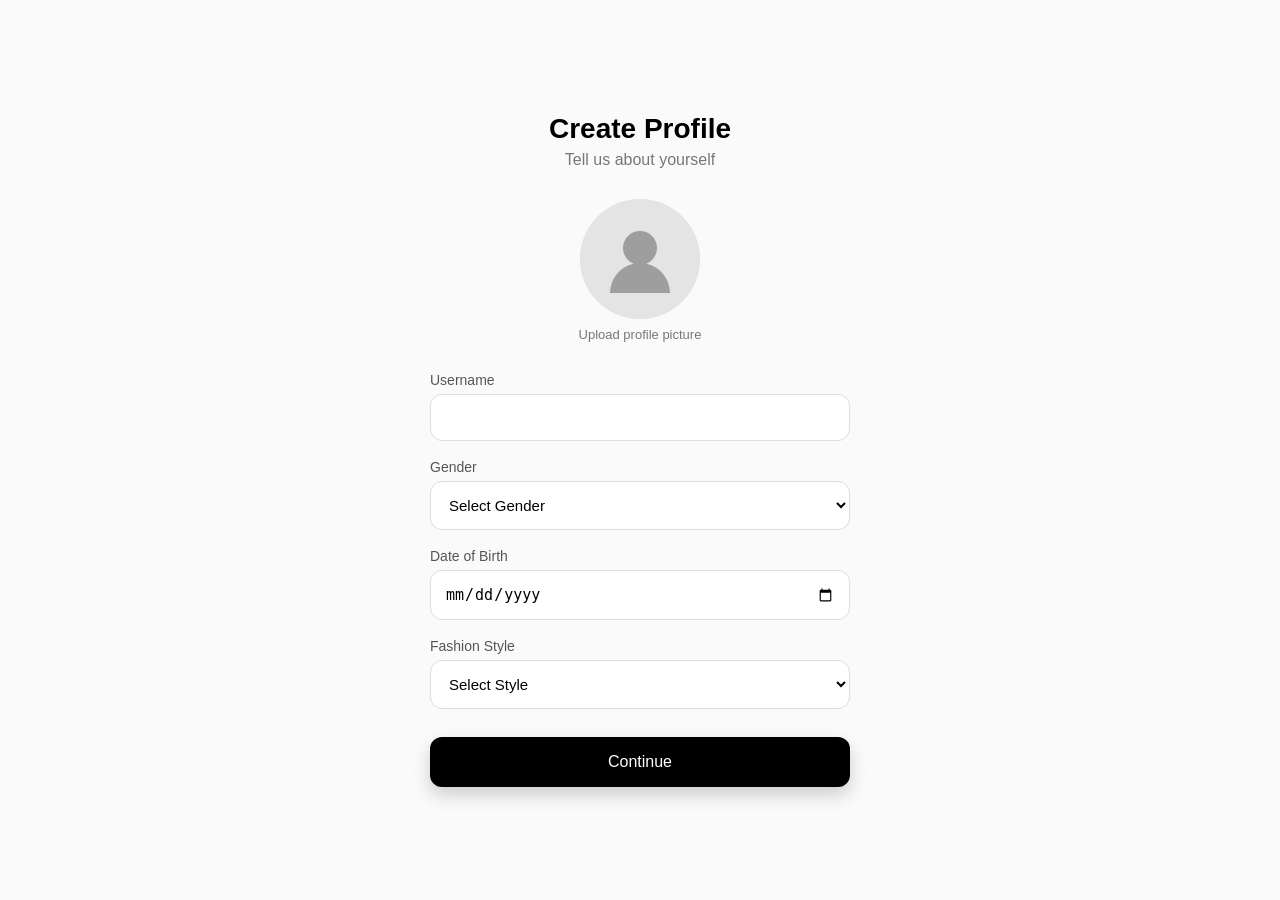
<file: info.html>
<!DOCTYPE html>
<html lang="en">
<head>

<meta charset="UTF-8">
<meta name="viewport" content="width=device-width, initial-scale=1.0">

<title>Create Profile</title>

<link rel="stylesheet" href="info.css">

</head>

<body>

<div class="container">

<h1>Create Profile</h1>
<p class="subtitle">Tell us about yourself</p>


<div class="profile-section">

<div class="avatar-wrapper">

<div class="avatar-placeholder"></div>

<img id="profileImage">

<div class="overlay">Change</div>

</div>

<input type="file" id="fileInput" accept="image/*">

<p class="upload-text">Upload profile picture</p>

</div>



<form id="infoForm">

<div class="input-group">
<label>Username</label>
<input type="text" id="username" required>
</div>


<div class="input-group">
<label>Gender</label>
<select id="gender" required>
<option value="" disabled selected>Select Gender</option>
<option value="male">Male</option>
<option value="female">Female</option>
<option value="other">Other</option>
</select>
</div>


<div class="input-group">
<label>Date of Birth</label>
<input type="date" id="dob" required>
</div>


<div class="input-group">
<label>Fashion Style</label>
<select id="fashion" required>
<option value="" disabled selected>Select Style</option>
<option value="streetwear">Streetwear</option>
<option value="minimal">Minimal</option>
<option value="vintage">Vintage</option>
<option value="casual">Casual</option>
</select>
</div>


<button type="submit" class="continue-btn">
Continue
</button>

</form>

</div>

<script src="info.js"></script>

</body>
</html>
</file>
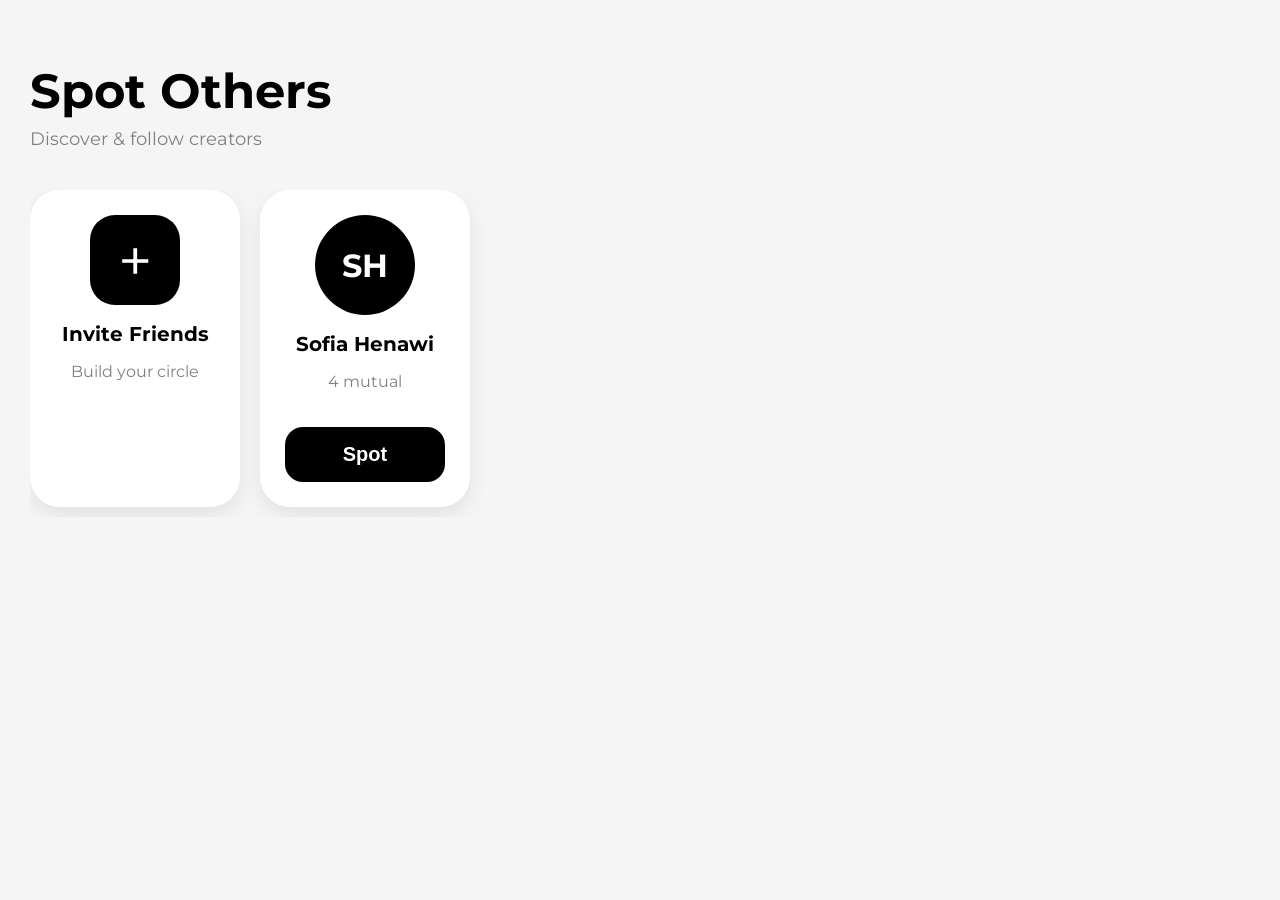
<file: spot.html>
<!DOCTYPE html>
<html lang="en">
<head>
  <meta charset="UTF-8">
  <meta name="viewport" content="width=device-width, initial-scale=1.0">

  <title>Yeom App</title>

  <link rel="preconnect" href="https://fonts.googleapis.com">
  <link rel="preconnect" href="https://fonts.gstatic.com" crossorigin>

  <link href="https://fonts.googleapis.com/css2?family=Montserrat:wght@300;400;500;600;700&display=swap" rel="stylesheet">

  <link rel="stylesheet" href="spot.css">
</head>

<body>

  <div class="phone">

    <div class="content">

      <h1>Spot Others</h1>
      <p class="subtitle">Discover & follow creators</p>

      <div class="cards">

        <!-- Invite Card -->
        <div class="card">
          <div class="plus-box">+</div>

          <h2>Invite Friends</h2>
          <p>Build your circle</p>
        </div>

        <!-- Profile Card -->
        <div class="card">
          <div class="profile-circle">SH</div>

          <h2>Sofia Henawi</h2>
          <p>4 mutual</p>

          <button class="spot-btn">Spot</button>
        </div>

      </div>

    </div>

    <!-- Bottom Navbar -->
    
    <!--
    <div class="navbar">
    <span>🏠</span>
    <span>🧭</span>
    <span>🛒</span>
    <span>🔔</span>
    <span>👤</span>
    </div>
    -->
  </div>
<script src="spot.js"></script>

</body>
</html>
</file>
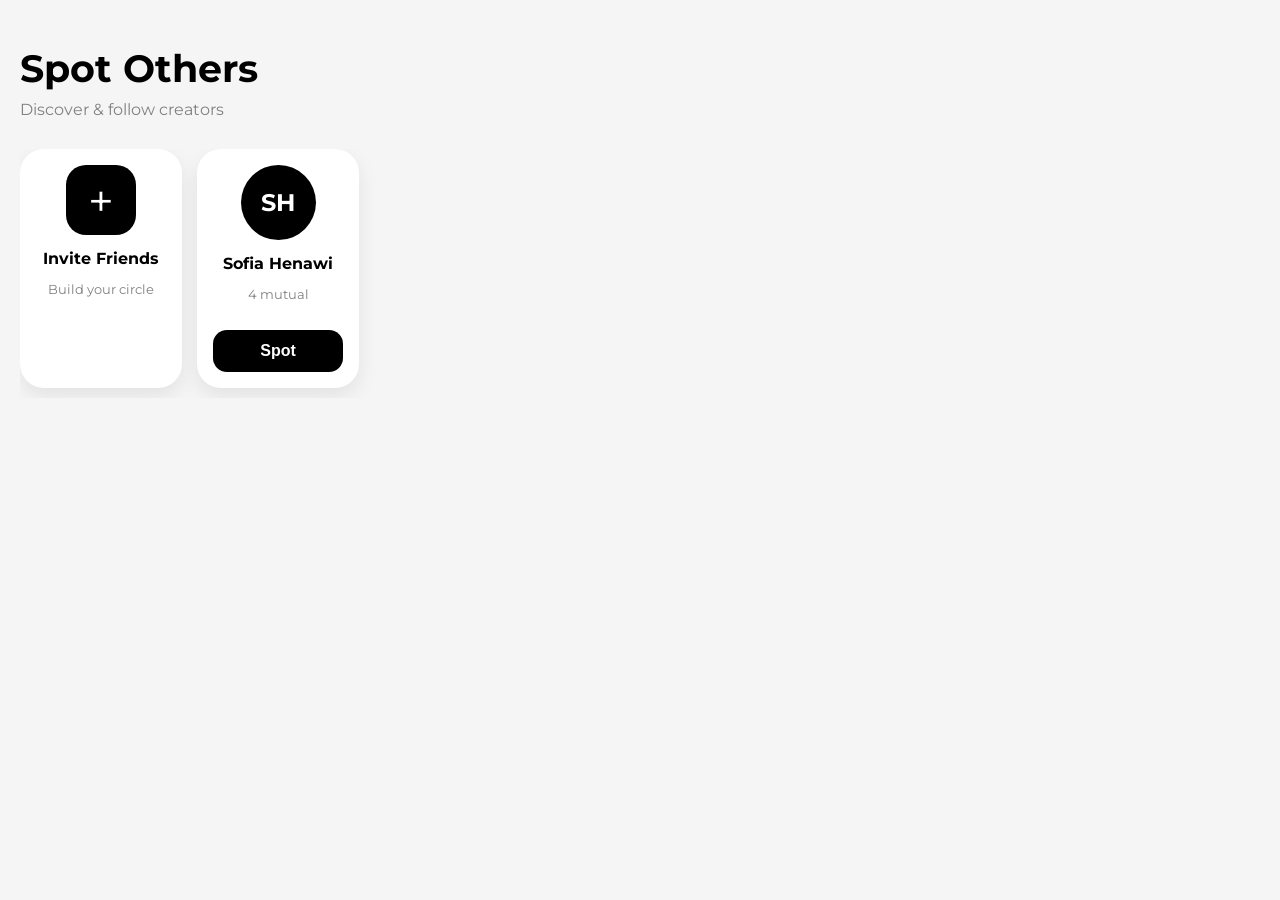
<file: sofia/spot.html>
<!DOCTYPE html>
<html lang="en">
<head>
  <meta charset="UTF-8">
  <meta name="viewport" content="width=device-width, initial-scale=1.0">

  <title>Yeom App</title>

  <link rel="preconnect" href="https://fonts.googleapis.com">
  <link rel="preconnect" href="https://fonts.gstatic.com" crossorigin>

  <link href="https://fonts.googleapis.com/css2?family=Montserrat:wght@300;400;500;600;700&display=swap" rel="stylesheet">

  <link rel="stylesheet" href="spot.css">
</head>

<body>

  <div class="phone">

    <div class="content">

      <h1>Spot Others</h1>
      <p class="subtitle">Discover & follow creators</p>

      <div class="cards">

        <!-- Invite Card -->
        <div class="card">
          <div class="plus-box">+</div>

          <h2>Invite Friends</h2>
          <p>Build your circle</p>
        </div>

        <!-- Profile Card -->
        <div class="card">
          <div class="profile-circle">SH</div>

          <h2>Sofia Henawi</h2>
          <p>4 mutual</p>

          <button class="spot-btn">Spot</button>
        </div>

      </div>

    </div>

    <!-- Bottom Navbar -->
    
    <!--
    <div class="navbar">
    <span>🏠</span>
    <span>🧭</span>
    <span>🛒</span>
    <span>🔔</span>
    <span>👤</span>
    </div>
    -->
  </div>
<script src="spot.js"></script>

</body>
</html>
</file>
<file: info.css>
*{
box-sizing:border-box;
margin:0;
padding:0;
}

body{

font-family:Arial, sans-serif;
background:#fafafa;

display:flex;
justify-content:center;
align-items:center;

min-height:100vh;

padding:20px;

}

.container{

width:100%;
max-width:420px;

display:flex;
flex-direction:column;
align-items:center;

text-align:center;

}

h1{
font-size:28px;
margin-bottom:6px;
}

.subtitle{
color:#777;
margin-bottom:30px;
}



/* Avatar */

.profile-section{
margin-bottom:30px;
}

.avatar-wrapper{

width:120px;
height:120px;

border-radius:50%;

background:#e4e4e4;

overflow:hidden;

position:relative;

margin:auto;

cursor:pointer;

display:flex;
align-items:center;
justify-content:center;

transition:0.25s;

}

.avatar-wrapper:hover{
transform:scale(1.05);
}

.avatar-wrapper img{

width:100%;
height:100%;

object-fit:cover;

display:none;

}



/* CSS profile placeholder */

.avatar-placeholder{

position:absolute;

width:100%;
height:100%;

border-radius:50%;

background:#e4e4e4;

display:flex;
align-items:center;
justify-content:center;

}

.avatar-placeholder::before{

content:"";

width:34px;
height:34px;

border-radius:50%;

background:#9e9e9e;

position:absolute;
top:32px;

}

.avatar-placeholder::after{

content:"";

width:60px;
height:30px;

border-radius:30px 30px 0 0;

background:#9e9e9e;

position:absolute;
bottom:26px;

}



/* Hover overlay */

.overlay{

position:absolute;

bottom:0;

width:100%;
height:40%;

background:rgba(0,0,0,0.5);

color:white;

font-size:12px;

display:flex;
align-items:center;
justify-content:center;

opacity:0;

transition:0.2s;

}

.avatar-wrapper:hover .overlay{
opacity:1;
}

#fileInput{
display:none;
}

.upload-text{

font-size:13px;
color:#777;

margin-top:8px;

}



/* Form */

form{

width:100%;

display:flex;
flex-direction:column;

}

.input-group{

width:100%;

margin-bottom:18px;

text-align:left;

}

.input-group label{

font-size:14px;
color:#555;

margin-bottom:6px;

display:block;

}


/* Input style */

.input-group input,
.input-group select{

width:100%;

padding:14px;

border-radius:12px;

border:1px solid #ddd;

font-size:15px;

background:white;

outline:none;

transition:0.2s;

}

.input-group input:focus,
.input-group select:focus{

border-color:black;

box-shadow:0 0 0 2px rgba(0,0,0,0.05);

}



/* Button */

.continue-btn{

margin-top:10px;

width:100%;

padding:16px;

background:black;
color:white;

border:none;

border-radius:12px;

font-size:16px;

cursor:pointer;

transition:0.25s;

box-shadow:0 8px 18px rgba(0,0,0,0.18);

}

.continue-btn:hover{

transform:translateY(-2px);

box-shadow:0 10px 22px rgba(0,0,0,0.25);

}



/* Responsive */

@media(max-width:360px){

h1{
font-size:22px;
}

.avatar-wrapper{
width:100px;
height:100px;
}

}
</file>
<file: spot.css>
body {
  margin: 0;

  background: #f5f5f5;

  font-family: 'Montserrat', sans-serif;
}

.phone {
  width: 100%;
  min-height: 100vh;

  background: #f5f5f5;

  position: relative;
}

.content {
  padding: 30px;
}

h1 {
  font-size: 48px;
  margin-bottom: 0;
}

.subtitle {
  color: gray;
  margin-top: 8px;

  font-size: 18px;
}

.cards {
  display: flex;
  gap: 20px;

  margin-top: 40px;

  overflow-x: auto;

  padding-bottom: 10px;

  scrollbar-width: none;
}

.cards::-webkit-scrollbar {
  display: none;
}

.card {
  min-width: 160px;

  background: white;

  border-radius: 30px;

  padding: 25px;

  text-align: center;

  box-shadow: 0 8px 20px rgba(0,0,0,0.08);

  flex: 0 0 auto;
}

.plus-box {
  width: 90px;
  height: 90px;

  background: black;
  color: white;

  margin: auto;

  border-radius: 25px;

  display: flex;
  justify-content: center;
  align-items: center;

  font-size: 60px;
}

.profile-circle {
  width: 100px;
  height: 100px;

  background: black;
  color: white;

  border-radius: 50%;

  margin: auto;

  display: flex;
  justify-content: center;
  align-items: center;

  font-size: 32px;
  font-weight: bold;
}

.card h2 {
  font-size: 20px;
}

.card p {
  color: gray;
}

button {
  width: 100%;

  padding: 16px;

  border: none;
  border-radius: 18px;

  background: black;
  color: white;

  font-size: 20px;
  font-weight: bold;

  margin-top: 20px;

  cursor: pointer;

  transition: all 0.2s ease;
}

button:hover {
  transform: scale(0.95);
  opacity: 0.9;
}

.navbar {
  position: fixed;
  bottom: 0;

  width: 100%;
  height: 80px;

  background: white;

  display: flex;
  justify-content: space-around;
  align-items: center;

  font-size: 28px;

  border-top: 1px solid #ddd;
}
</file>
<file: sofia/spot.css>
body {
  margin: 0;

  background: #f5f5f5;

  font-family: 'Montserrat', sans-serif;
}

.phone {
  width: 100%;
  min-height: 100vh;

  background: #f5f5f5;

  position: relative;
}

.content {
  padding: 20px;
}

h1 {
  font-size: 38px;
  margin-bottom: 0;
}

.subtitle {
  color: gray;
  margin-top: 8px;

  font-size: 16px;
}

.cards {
  display: flex;
  gap: 15px;

  margin-top: 30px;

  overflow-x: auto;

  padding-bottom: 10px;

  scrollbar-width: none;
}

.cards::-webkit-scrollbar {
  display: none;
}

.card {
  min-width: 130px;

  background: white;

  border-radius: 24px;

  padding: 16px;

  text-align: center;

  box-shadow: 0 8px 20px rgba(0,0,0,0.08);

  flex: 0 0 auto;
}

.plus-box {
  width: 70px;
  height: 70px;

  background: black;
  color: white;

  margin: auto;

  border-radius: 20px;

  display: flex;
  justify-content: center;
  align-items: center;

  font-size: 45px;
}

.profile-circle {
  width: 75px;
  height: 75px;

  background: black;
  color: white;

  border-radius: 50%;

  margin: auto;

  display: flex;
  justify-content: center;
  align-items: center;

  font-size: 24px;
  font-weight: bold;
}

.card h2 {
  font-size: 16px;
}

.card p {
  color: gray;
  font-size: 13px;
}

button {
  width: 100%;

  padding: 12px;

  border: none;
  border-radius: 14px;

  background: black;
  color: white;

  font-size: 16px;
  font-weight: bold;

  margin-top: 15px;

  cursor: pointer;

  transition: all 0.2s ease;
}

button:hover {
  transform: scale(0.95);
  opacity: 0.9;
}

.navbar {
  position: fixed;
  bottom: 0;

  width: 100%;
  height: 70px;

  background: white;

  display: flex;
  justify-content: space-around;
  align-items: center;

  font-size: 24px;

  border-top: 1px solid #ddd;
}
</file>
